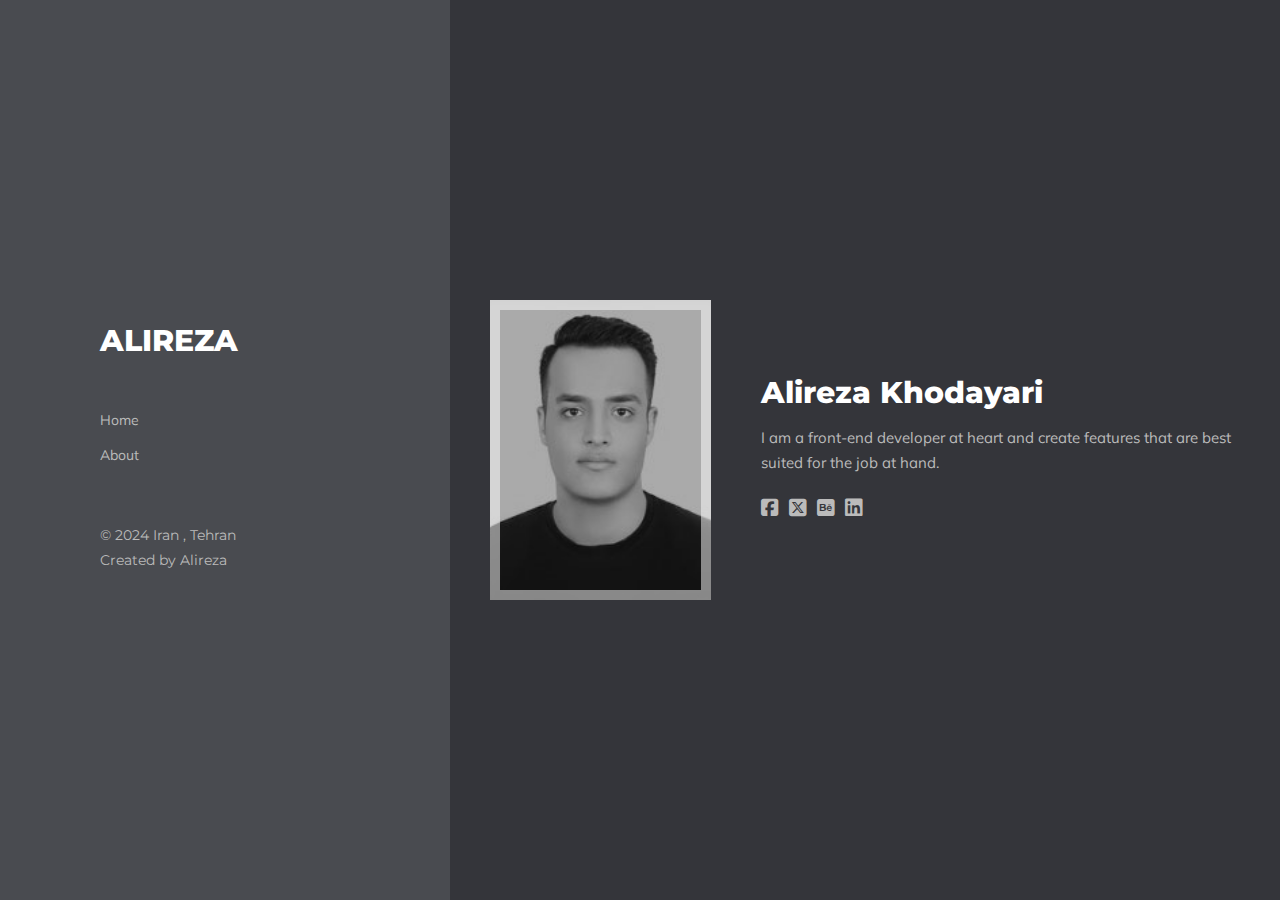
<file: index.html>
<html>
    <head>
        <title>Alireza Khodayari</title>
        <meta name="viewport" content="width=device-width , initial-scale=1.0" /> 
        <link rel="preconnect" href="https://fonts.googleapis.com">
        <link rel="preconnect" href="https://fonts.gstatic.com" crossorigin>
        <link href="https://fonts.googleapis.com/css2?family=Mulish:ital,wght@0,200..1000;1,200..1000&display=swap" rel="stylesheet">
        <link href="https://fonts.googleapis.com/css2?family=Montserrat:ital,wght@0,100..900;1,100..900&display=swap" rel="stylesheet">
        <link rel="stylesheet" href="assets/css/solid.css">
        <link rel="stylesheet" href="assets/css/regular.css">
        <link rel="stylesheet" href="assets/css/fontawesome.css">
        <link rel="stylesheet" href="assets/css/brands.css">
        <link rel="stylesheet" href="assets/css/style.css">
    </head>
    <body>
        <div class="responsive-header">
            <div class="container">
                <div class="responsive-header__holder">
                    <div class="logo">
                        <h1>ALIREZA</h1>
                    </div>
                    <div class="hamburger-menu">
                        <span></span>
                        <span></span>
                        <span></span>
                    </div>
                </div>
            </div>
        </div>
        <div class="left-sidebar">
            <div class="left-sidebar__inner">
                <div class="left-sidebar__logo">
                    <h3>ALIREZA</h3>
                </div>
                <div class="left-sidebar__main-menu">
                    <ul>
                        <li><a href="/">Home</a></li>
                        <li><a href="/about.html">About</a></li>
                        <!-- <li><a href="/service.html">Service</a></li>
                        <li><a href="/portfolio.html">Portfolio</a></li>
                        <li><a href="/news.html">News</a></li>
                        <li><a href="/contact.html">Contact</a></li> -->
                    </ul>
                </div>
                <div class="left-sidebar__copy-right">
                    <p>&copy; 2024 Iran , Tehran</p>
                    <p>Created by Alireza</p>
                </div>
            </div>
        </div>
        <div class="right-sidebar">
            <div class="right-sidebar__inner">
                <div class="container">
                    <div class="home-content">
                        <div class="avatar">
                            <div class="avatar__profile" style="background-image: url(assets/images/alireza-khodayari.jpg);"></div>
                        </div>
                        <div class="information">
                            <h1 class="information__name">Alireza Khodayari</h1>
                            <p class="information__description">I am a front-end developer at heart and create features that are best suited for the job at hand.</p>
                            <ul class="information__social-media">
                                <li><a href="#"><i class="fa-brands fa-square-facebook"></i></a></li>
                                <li><a href="#"><i class="fa-brands fa-square-x-twitter"></i></a></li>
                                <li><a href="#"><i class="fa-brands fa-square-behance"></i></a></li>
                                <li><a href="#"><i class="fa-brands fa-linkedin"></i></a></li>
                            </ul>
                        </div>
                    </div>
                </div>
            </div>
        </div>
    </body>
</html>
</file>
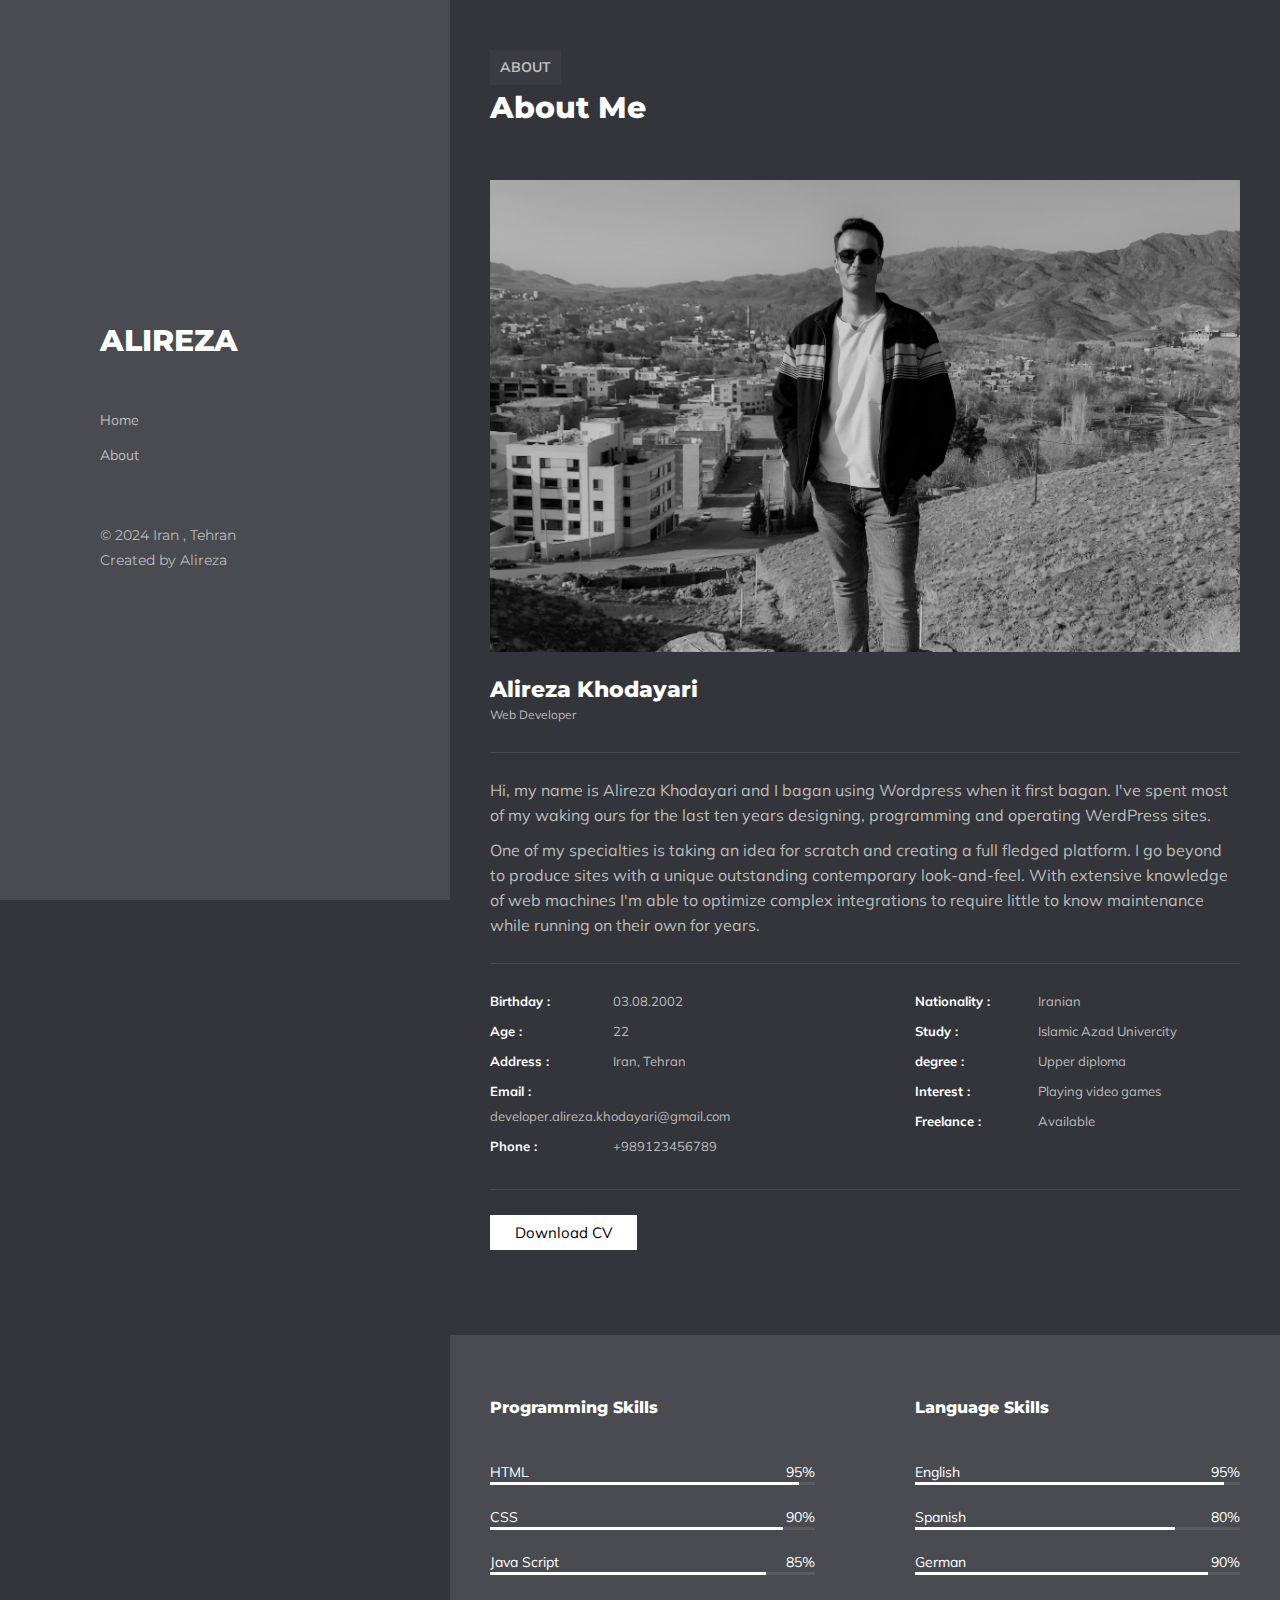
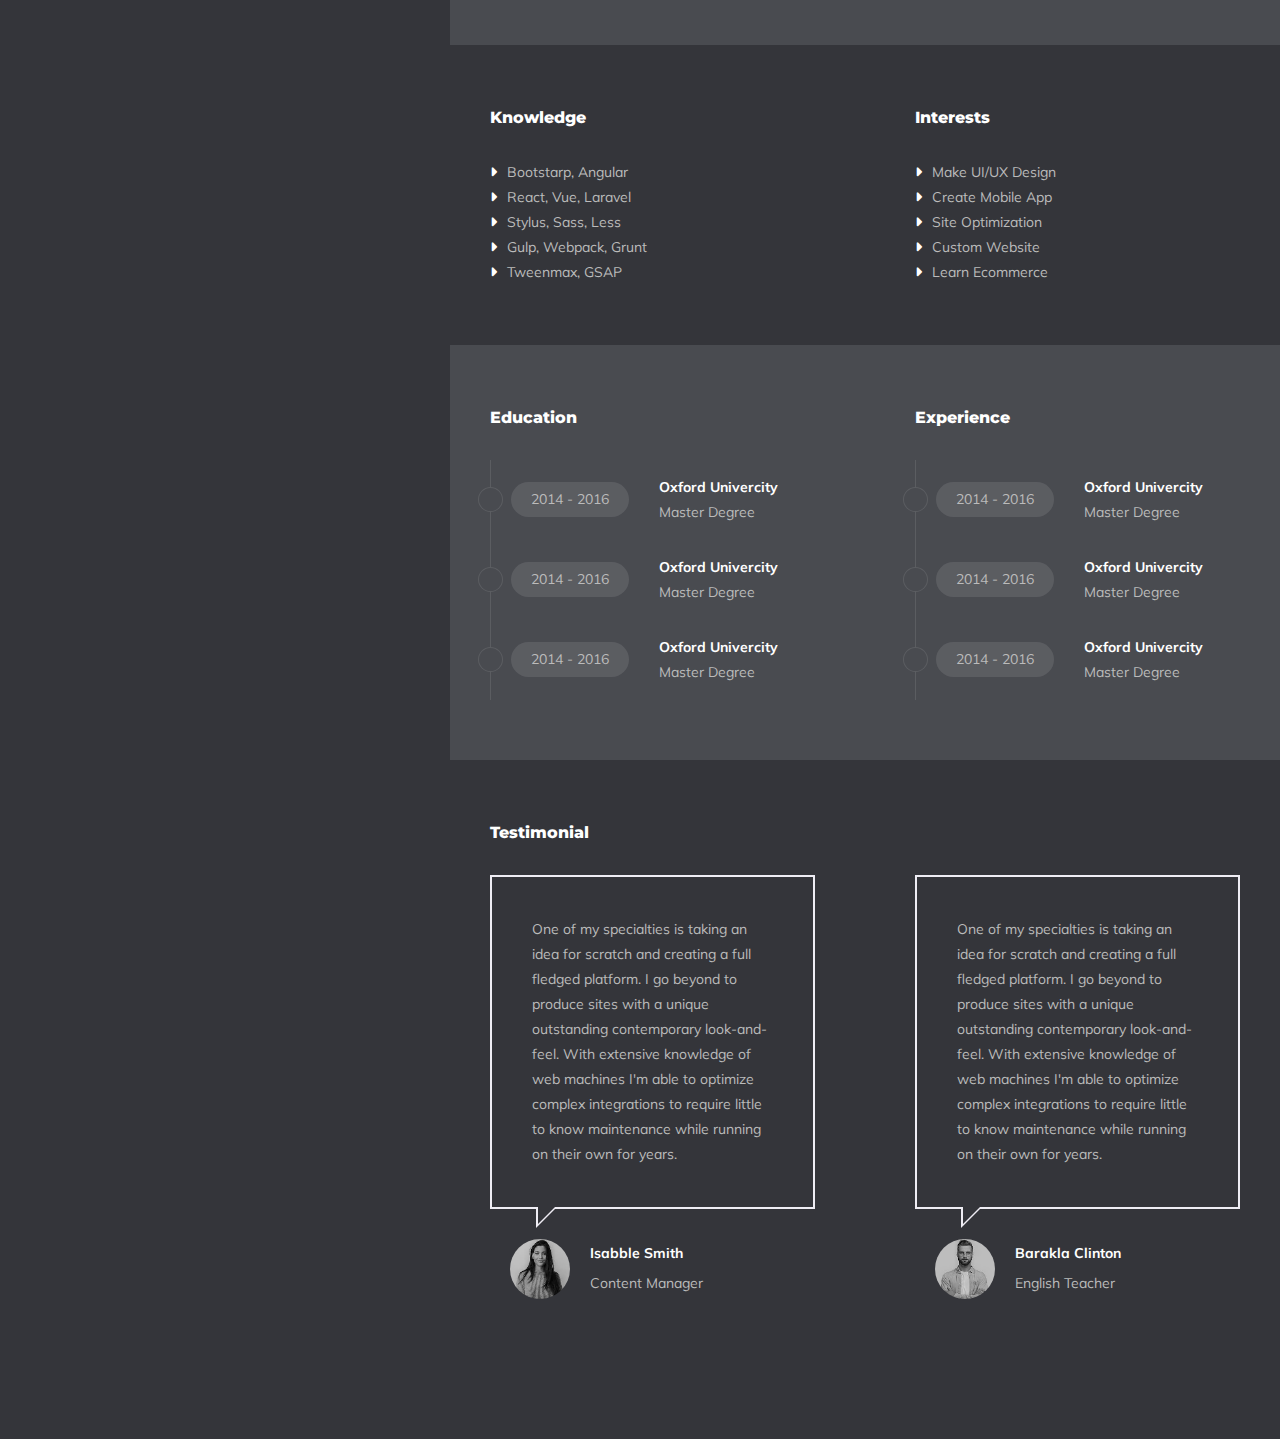
<file: about.html>
<html>
    <head>
        <title>Alireza Khodayari</title>
        <meta name="viewport" content="width=device-width , initial-scale=1.0" /> 
        <link rel="preconnect" href="https://fonts.googleapis.com">
        <link rel="preconnect" href="https://fonts.gstatic.com" crossorigin>
        <link href="https://fonts.googleapis.com/css2?family=Mulish:ital,wght@0,200..1000;1,200..1000&display=swap" rel="stylesheet">
        <link href="https://fonts.googleapis.com/css2?family=Montserrat:ital,wght@0,100..900;1,100..900&display=swap" rel="stylesheet">
        <link rel="stylesheet" href="assets/css/solid.css">
        <link rel="stylesheet" href="assets/css/regular.css">
        <link rel="stylesheet" href="assets/css/fontawesome.css">
        <link rel="stylesheet" href="assets/css/brands.css">
        <link rel="stylesheet" href="assets/css/style.css">
    </head>
    <body>
        <div class="responsive-header">
            <div class="container">
                <div class="responsive-header__holder">
                    <div class="logo">
                        <h1>ALIREZA</h1>
                    </div>
                    <div class="hamburger-menu">
                        <span></span>
                        <span></span>
                        <span></span>
                    </div>
                </div>
            </div>
        </div>
        <div class="left-sidebar">
            <div class="left-sidebar__inner">
                <div class="left-sidebar__logo">
                    <h3>ALIREZA</h3>
                </div>
                <div class="left-sidebar__main-menu">
                    <ul>
                        <li><a href="/">Home</a></li>
                        <li><a href="/about.html">About</a></li>
                        <!-- <li><a href="/service.html">Service</a></li>
                        <li><a href="/portfolio.html">Portfolio</a></li>
                        <li><a href="/news.html">News</a></li>
                        <li><a href="/contact.html">Contact</a></li> -->
                    </ul>
                </div>
                <div class="left-sidebar__copy-right">
                    <p>&copy; 2024 Iran , Tehran</p>
                    <p>Created by Alireza</p>
                </div>
            </div>
        </div>
        <div class="right-sidebar">
            <div class="right-sidebar__inner">
                <div class="page-content">
                    <div class="container">
                        <div class="breadcrumb">
                            <span>About</span>
                        </div>
                        <h2 class="page-title">About Me</h2>
                        <div class="space-section">
                            <div class="biography">
                                    <div class="main-picture">
                                        <img src="assets/images/alireza-landscape.jpg" />
                                    </div>
                                    <div class="author-information space-with-border-bottom">
                                        <h1 class="author-information__full-name">Alireza Khodayari</h1>
                                        <p class="author-information__job-career">Web Developer</p>
                                    </div>
                                    <div class="author-description space-with-border-bottom">
                                        <p>Hi, my name is Alireza Khodayari and I bagan using Wordpress when it first bagan. I've spent most of my waking ours for the last ten years designing, programming and operating WerdPress sites.</p>
                                        <p>One of my specialties is taking an idea for scratch and creating a full fledged platform. I go beyond to produce sites with a unique outstanding contemporary look-and-feel. With extensive knowledge of web machines I'm able to optimize complex integrations to require little to know maintenance while running on their own for years.</p>
                                    </div>
                                    <div class="author-details space-with-border-bottom">
                                        <div class="row">
                                            <div class="column-6">
                                                <ul>
                                                    <li>
                                                        <span>Birthday :</span>
                                                        <span>03.08.2002</span>
                                                    </li>
                                                    <li>
                                                        <span>Age :</span>
                                                        <span>22</span>
                                                    </li>
                                                    <li>
                                                        <span>Address :</span>
                                                        <span>Iran, Tehran</span>
                                                    </li>
                                                    <li>
                                                        <span>Email :</span>
                                                        <span>developer.alireza.khodayari@gmail.com</span>
                                                    </li>
                                                    <li>
                                                        <span>Phone :</span>
                                                        <span>+989123456789</span>
                                                    </li>
                                                </ul>
                                            </div>
                                            <div class="column-6">
                                                <ul>
                                                    <li>
                                                        <span>Nationality :</span>
                                                        <span>Iranian</span>
                                                    </li>
                                                    <li>
                                                        <span>Study :</span>
                                                        <span>Islamic Azad Univercity</span>
                                                    </li>
                                                    <li>
                                                        <span>degree :</span>
                                                        <span>Upper diploma</span>
                                                    </li>
                                                    <li>
                                                        <span>Interest :</span>
                                                        <span>Playing video games</span>
                                                    </li>
                                                    <li>
                                                        <span>Freelance :</span>
                                                        <span>Available</span>
                                                    </li>
                                                </ul>
                                            </div>
                                        </div>
                                    </div>
                                    <div class="download-cv space-with-border-bottom">
                                        <a class="btn" href="#" target="_blank">Download CV</a>
                                    </div>
                            </div>
                        </div>
                    </div>
                    <div class="space-section bg-gray">
                        <div class="container">
                            <div class="skills">
                                <div class="row">
                                    <div class="programming-skills column-6">
                                        <h3 class="section-title">Programming Skills</h3>
                                        <ul>
                                            <li>
                                                <div class="skills__info">
                                                    <span>HTML</span>
                                                    <span>95%</span>
                                                </div>
                                                <div class="skills__progress-bar"></div>
                                            </li>
                                            <li>
                                                <div class="skills__info">
                                                    <span>CSS</span>
                                                    <span>90%</span>
                                                </div>
                                                <div class="skills__progress-bar"></div>
                                            </li>
                                            <li>
                                                <div class="skills__info">
                                                    <span>Java Script</span>
                                                    <span>85%</span>
                                                </div>
                                                <div class="skills__progress-bar"></div>
                                            </li>
                                        </ul>
                                    </div>
                                    <div class="language-skills column-6">
                                        <h3 class="section-title">Language Skills</h3>
                                        <ul>
                                            <li>
                                                <div class="skills__info">
                                                    <span>English</span>
                                                    <span>95%</span>
                                                </div>
                                                <div class="skills__progress-bar"></div>
                                            </li>
                                            <li>
                                                <div class="skills__info">
                                                    <span>Spanish</span>
                                                    <span>80%</span>
                                                </div>
                                                <div class="skills__progress-bar"></div>
                                            </li>
                                            <li>
                                                <div class="skills__info">
                                                    <span>German</span>
                                                    <span>90%</span>
                                                </div>
                                                <div class="skills__progress-bar"></div>
                                            </li>
                                        </ul>
                                    </div>
                                </div>
                            </div>
                        </div>
                    </div>
                    <div class="space-section">
                        <div class="container">
                            <div class="abilities">
                                    <div class="row">
                                        <div class="column-6">
                                            <h3 class="section-title">Knowledge</h3>
                                            <ul>
                                                <li><i class="fa-solid fa-caret-right"></i><span>Bootstarp, Angular</span></li>
                                                <li><i class="fa-solid fa-caret-right"></i><span>React, Vue, Laravel</span></li>
                                                <li><i class="fa-solid fa-caret-right"></i><span>Stylus, Sass, Less</span></li>
                                                <li><i class="fa-solid fa-caret-right"></i><span>Gulp, Webpack, Grunt</span></li>
                                                <li><i class="fa-solid fa-caret-right"></i><span>Tweenmax, GSAP</span></li>
                                            </ul>
                                        </div>
                                        <div class="column-6">
                                            <h3 class="section-title">Interests</h3>
                                            <ul>
                                                <li><i class="fa-solid fa-caret-right"></i><span>Make UI/UX Design</span></li>
                                                <li><i class="fa-solid fa-caret-right"></i><span>Create Mobile App</span></li>
                                                <li><i class="fa-solid fa-caret-right"></i><span>Site Optimization</span></li>
                                                <li><i class="fa-solid fa-caret-right"></i><span>Custom Website</span></li>
                                                <li><i class="fa-solid fa-caret-right"></i><span>Learn Ecommerce</span></li>
                                            </ul>
                                        </div>
                                    </div>
                            </div>
                        </div>
                    </div>
                    <div class="space-section bg-gray">
                        <div class="container">
                            <div class="timeline">
                                <div class="row">
                                    <div class="column-6">
                                        <h3 class="section-title">Education</h3>
                                        <ul>
                                            <li>
                                                <div class="date">2014 - 2016</div>
                                                <div class="info">
                                                    <span class="key">Oxford Univercity</span>
                                                    <span class="value">Master Degree</span>
                                                </div>
                                            </li>
                                            <li>
                                                <div class="date">2014 - 2016</div>
                                                <div class="info">
                                                    <span class="key">Oxford Univercity</span>
                                                    <span class="value">Master Degree</span>
                                                </div>
                                            </li>
                                            <li>
                                                <div class="date">2014 - 2016</div>
                                                <div class="info">
                                                    <span class="key">Oxford Univercity</span>
                                                    <span class="value">Master Degree</span>
                                                </div>
                                            </li>
                                        </ul>
                                    </div>
                                    <div class="column-6">
                                        <h3 class="section-title">Experience</h3> 
                                        <ul>
                                            <li>
                                                <div class="date">2014 - 2016</div>
                                                <div class="info">
                                                    <span class="key">Oxford Univercity</span>
                                                    <span class="value">Master Degree</span>
                                                </div>
                                            </li>
                                            <li>
                                                <div class="date">2014 - 2016</div>
                                                <div class="info">
                                                    <span class="key">Oxford Univercity</span>
                                                    <span class="value">Master Degree</span>
                                                </div>
                                            </li>
                                            <li>
                                                <div class="date">2014 - 2016</div>
                                                <div class="info">
                                                    <span class="key">Oxford Univercity</span>
                                                    <span class="value">Master Degree</span>
                                                </div>
                                            </li>
                                        </ul>
                                    </div>
                                </div>
                            </div>
                        </div>
                    </div>
                    <div class="space-section">
                        <div class="testimonial">
                            <div class="container">
                                <h3 class="section-title">Testimonial</h3>
                                <div class="row">
                                    <div class="column-6">
                                        <div class="testimonials__item">
                                            <div class="testimonials__item--speech">
                                                <p>One of my specialties is taking an idea for scratch and creating a full fledged platform. I go beyond to produce sites with a unique outstanding contemporary look-and-feel. With extensive knowledge of web machines I'm able to optimize complex integrations to require little to know maintenance while running on their own for years.</p>
                                            </div>
                                            <div class="testimonials__item--writer">
                                                <div class="writer__profile">
                                                    <img src="assets/images/woman.jfif" />
                                                </div>
                                                <div class="writer__info">
                                                    <span>Isabble Smith</span>
                                                    <span>Content Manager</span>
                                                </div>
                                            </div>
                                        </div>
                                    </div>
                                    <div class="column-6">
                                        <div class="testimonials__item">
                                            <div class="testimonials__item--speech">
                                                <p>One of my specialties is taking an idea for scratch and creating a full fledged platform. I go beyond to produce sites with a unique outstanding contemporary look-and-feel. With extensive knowledge of web machines I'm able to optimize complex integrations to require little to know maintenance while running on their own for years.</p>
                                            </div>
                                            <div class="testimonials__item--writer">
                                                <div class="writer__profile">
                                                    <img src="assets/images/man.jfif" />
                                                </div>
                                                <div class="writer__info">
                                                    <span>Barakla Clinton</span>
                                                    <span>English Teacher</span>
                                                </div>
                                            </div>
                                        </div>
                                    </div>
                                </div>
                            </div>
                        </div>
                    </div>
                </div>
            </div>
        </div>
    </body>
</html>
</file>
<file: assets/css/style.css>
@keyframes morph {
    0% {
        border-radius: 60% 40% 30% 70% / 60% 30% 70% 40%;
    }
    50% {
        border-radius: 30% 60% 70% 40% / 50% 60% 30% 60%;
    }
    100% {
        border-radius: 60% 40% 30% 70% / 60% 30% 70% 40%;
    }
}
* , *::after , *::before {
    box-sizing: border-box;
}
* {
    margin: 0;
    padding: 0;
}
h1,h2,h3,h4,h5,h6 {
    font-family: Montserrat , Arial, Helvetica, sans-serif;
    font-weight: 800;
}
html {
    font-size: 10px;
}
body{
    background-color: #34353a;
    color: #bbb;
    font-family: Mulish , Arial, Helvetica, sans-serif;
    font-size: 1.4rem;
    line-height: 2.5rem;
}
a {
    text-decoration: none;
    color: #bbb;
    transition: all 0.3s;
}
a:hover {
    color: #fff;
}
ul , li {
    list-style: none;
}
.container {
    width: 100%;
    padding: 0 40px;
}
.row {
    display: flex;
    gap: 100px;
}
.column-1 {
    width: 8.33%;
}
.column-2 {
    width: 16.66;
}
.column-3 {
    width: 25%;
}
.column-4 {
    width: 33.33%;
}
.column-6 {
    width: 50%;
}
.space-with-border-bottom {
    padding: 25px 0;
    border-bottom: 1px solid #dfdfdf1f;
}
.btn {
    background-color: #fff;
    color: #000;
    display: inline-block;
    padding: 5px 25px;
}
.space-section {
    padding: 6rem 0;
}
.section-title {
    color: #fff;
    padding-bottom: 30px;
}
.bg-gray {
    background-color: #494b50;
}
.responsive-header {
    display: none;
    background-color: #494b50;
    padding: 20px 0;
}
.responsive-header .responsive-header__holder {
    display: flex;
    justify-content: space-between;
    align-items: center;
}
.responsive-header .hamburger-menu {
    width: 30px;
    height: 25px;
    position: relative;
    cursor: pointer;
}
.responsive-header .hamburger-menu span {
    position: absolute;
    left: 0;
    width: 100%;
    height: 2px;
    background-color: #fff;
}
.responsive-header .hamburger-menu span:nth-child(1) {
    top: 0px;
}
.responsive-header .hamburger-menu span:nth-child(2) {
    top: 8px;
}
.responsive-header .hamburger-menu span:nth-child(3) {
    top: 16px;
}
.left-sidebar {
    background-color: #494b50;
    position: fixed;
    top: 0;
    left: 0;
    z-index: 1;
    width: 450px;
    height: 100%;
    display: flex;
    align-items: center;
}
.left-sidebar__inner {
    padding: 0 100px;
    display: flex;
    flex-direction: column;
    gap: 50px;
}
.left-sidebar .left-sidebar__logo h3 {
    font-size: 3rem;
    color: #fff;
}
.left-sidebar .left-sidebar__main-menu ul li a {
    display: inline-block;
    padding: 5px 0;
    font-size: 1.4rem;
}
.left-sidebar .left-sidebar__copy-right {
    font-size: 1.4rem;
    font-family: Montserrat , Arial, Helvetica, sans-serif;
    line-height: 25px;
}
.right-sidebar {
    padding-left: 450px;
    min-height: 100vh;
    display: flex;
    align-items: center;
    flex-wrap: wrap;
}
.right-sidebar .right-sidebar__inner {
    padding: 50px 0;
}
.home-content {
    display: flex;
    gap: 50px;
    align-items: center;
}
.home-content .avatar{
    width: 300px;
    height: 300px;
}
.home-content .avatar .avatar__profile {
    width: 100%;
    height: 100%;
    background-size: cover;
    background-repeat: no-repeat;
    background-position: top center;
    box-shadow: inset 0 0 0 10px rgba(255, 255, 255, 0.5);
    animation-name: morph;
    animation-duration: 8s;
    animation-iteration-count: infinite;
}
.home-content .information {
        display: flex;
        flex-direction: column;
        gap: 20px;
}
.home-content .information .information__name  {
    font-size: 5.5rem;
    color: #fff;
}
.home-content .information .information__description {
    font-size: 1.5rem;
}
.home-content .information .information__social-media {
    display: flex;
    gap: 10px;
    font-size: 2rem;
}
.page-content .breadcrumb span{
    display: inline-block;
    padding: 5px 10px;
    background-color: rgba(255, 255, 255, .04);
    text-transform: uppercase;
    font-weight: bold;
    margin-bottom: 10px;
}
.page-content .page-title {
    font-size: 3rem;
    color: #fff;
}
.page-content .biography .main-picture img {
    width: 100%;
    height: auto;
}
.page-content .biography .author-information {
    line-height: 25px;
}
.page-content .biography .author-information .author-information__full-name {
    color: #fff;
    font-size: 2.2rem;
}
.page-content .biography .author-information .author-information__job-career {
    font-size: 1.2rem;
}
.page-content .biography .author-description {
    font-size: 1.6rem;
}
.page-content .biography .author-description p:nth-child(1) {
    margin-bottom: 10px;
}
.page-content .biography .author-details {
    font-size: 1.3rem;
}
.page-content .biography .author-details ul li {
    margin-bottom: 5px;
}
.page-content .biography .author-details ul li span:nth-child(1) {
    font-weight: bold;
    color: #fff;
    min-width: 120px;
    display: inline-block;
}
.page-content .biography .author-details .column {
    width: 50%;
    padding-right: 25px;  /*cuz in the smaller sizes the columns don't stick together.*/
}
.page-content .biography .download-cv {
    font-size: 1.5rem;
    border-bottom: none;
}
.page-content .skills ul li {
    padding: 10px 0;
}
.page-content .skills .skills__info {
    display: flex;
    justify-content: space-between;
    color: #fff;
}
.page-content .skills .skills__progress-bar {
    position: relative;
}
.page-content .skills .skills__progress-bar::before {
    content: "";
    position: absolute;
    bottom: 0;
    left: 0;
    height: 3px;
    width: 100%;
    background-color: rgba(255, 255, 255, 0.09);
}
.page-content .skills .skills__progress-bar::after {
    content: "";
    position: absolute;
    bottom: 0;
    left: 0;
    height: 3px;
    background-color: #fff;
}
.page-content .skills .programming-skills ul li:nth-child(1) .skills__progress-bar::after {
    width: 95%;
}
.page-content .skills .programming-skills ul li:nth-child(2) .skills__progress-bar::after {
    width: 90%;
}
.page-content .skills .programming-skills ul li:nth-child(3) .skills__progress-bar::after {
    width: 85%;
}
.page-content .skills .language-skills ul li:nth-child(1) .skills__progress-bar::after {
    width: 95%;
}
.page-content .skills .language-skills ul li:nth-child(2) .skills__progress-bar::after {
    width: 80%;
}
.page-content .skills .language-skills ul li:nth-child(3) .skills__progress-bar::after {
    width: 90%;
}
.page-content .abilities ul li {
    display: flex;
    align-items: center;
    gap: 10px;
}
.page-content .abilities ul li i {
    color: #fff;
}
.page-content .timeline ul {
    border-left: 1px solid rgba(255, 255, 255, 0.1);
    padding-left: 20px;
}
.page-content .timeline ul li {
    display: flex;
    justify-content: start;
    align-items: center;
    gap: 30px;
    padding: 15px 0;
    position: relative;
}
.page-content .timeline ul li::after {
    content: "";
    position: absolute;
    /* top: 28px; */  /*cuz we want to align after with ul*/
    left: -33px;
    width: 25px;
    height: 25px;
    border: 1px solid rgba(255, 255, 255, 0.1); 
    border-radius: 50%;
    background-color: #494b50;
}
.page-content .timeline ul li .date {
    background-color: rgba(255, 255, 255, 0.1);
    padding: 5px 20px;
    border-radius: 20px;
}
.page-content .timeline ul li .info span {
    display: block;
}
.page-content .timeline ul li .info span:nth-child(1) {
    color: #fff;
    font-weight: bold;
}
.page-content .testimonial .testimonials__item--speech {
    border: 2px solid #efedf4;
    padding: 40px;
    position: relative;
    min-height: 200px;
}
.page-content .testimonial .testimonials__item--speech::before {
    content: "";
    position: absolute;
    bottom: -21px;
    left: 44px;
    width: 0;
    height: 0;
    border: solid transparent;
    border-width: 20px 20px 0 0;
    border-top-color: #efedf4;
}
.page-content .testimonial .testimonials__item--speech::after {
    content: "";
    position: absolute;
    bottom: -21px;
    left: 44px;
    width: 0;
    height: 0;
    border: solid transparent;
    border-width: 20px 20px 0 0;
    border-top-color: #34353a;
    margin-bottom: 4px;
    margin-left: 2px;
}
.page-content .testimonial .testimonials__item .testimonials__item--writer {
    display: flex;
    align-items: center;
    gap: 20px;
    margin: 30px 20px;
}
.page-content .testimonial .testimonials__item .testimonials__item--writer .writer__profile {
    width: 60px;
    height: 60px;
}
.page-content .testimonial .testimonials__item .testimonials__item--writer .writer__profile img {
    width: 100%;
    height: 100%;
    object-fit: cover;
    border-radius: 50%;
}
.page-content .testimonial .testimonials__item .testimonials__item--writer .writer__info span {
    display: block;
}
.page-content .testimonial .testimonials__item .testimonials__item--writer .writer__info span:nth-child(1) {
    font-weight: bold;
    color: #fff;
    margin-bottom: 5px;
}
@media only screen and (max-width:1300px) {
    .home-content .information .information__name {
        font-size: 3rem;
    }
}
@media only screen and (max-width:1200px) {
    .left-sidebar {
        width: 300px;
    }
    .right-sidebar {
        padding-left: 300px;
    }
}
@media only screen and (max-width:950px) {
    .left-sidebar {
        display: none;
    }
    .right-sidebar {
        padding-left: 0;
    }
    .responsive-header {
        display: block;
    }
}
@media only screen and (max-width:750px) {
    .row {
        flex-wrap: wrap;
        gap: 25px;
    }
    .column-6 {
        width: 100%;
    }
    .page-content .testimonial .testimonials__item--speech {
        min-height: auto;
    }
}
@media only screen and (max-width:650px) {
    .home-content {
        flex-wrap: wrap;
        justify-content: center;
    }
    .home-content .information {
        align-items: center;
    }
}
</file>
<file: assets/css/solid.css>
/*!
 * Font Awesome Free 6.6.0 by @fontawesome - https://fontawesome.com
 * License - https://fontawesome.com/license/free (Icons: CC BY 4.0, Fonts: SIL OFL 1.1, Code: MIT License)
 * Copyright 2024 Fonticons, Inc.
 */
:root, :host {
  --fa-style-family-classic: 'Font Awesome 6 Free';
  --fa-font-solid: normal 900 1em/1 'Font Awesome 6 Free'; }

@font-face {
  font-family: 'Font Awesome 6 Free';
  font-style: normal;
  font-weight: 900;
  font-display: block;
  src: url("../fonts/fontawesome/fa-solid-900.woff2") format("woff2"), url("../fonts/fontawesome/fa-solid-900.ttf") format("truetype"); }

.fas,
.fa-solid {
  font-weight: 900; }
</file>
<file: assets/css/regular.css>
/*!
 * Font Awesome Free 6.6.0 by @fontawesome - https://fontawesome.com
 * License - https://fontawesome.com/license/free (Icons: CC BY 4.0, Fonts: SIL OFL 1.1, Code: MIT License)
 * Copyright 2024 Fonticons, Inc.
 */
:root, :host {
  --fa-style-family-classic: 'Font Awesome 6 Free';
  --fa-font-regular: normal 400 1em/1 'Font Awesome 6 Free'; }

@font-face {
  font-family: 'Font Awesome 6 Free';
  font-style: normal;
  font-weight: 400;
  font-display: block;
  src: url("../fonts/fontawesome/fa-regular-400.woff2") format("woff2"), url("../fonts/fontawesome/fa-regular-400.ttf") format("truetype"); }

.far,
.fa-regular {
  font-weight: 400; }
</file>
<file: assets/css/brands.css>
/*!
 * Font Awesome Free 6.6.0 by @fontawesome - https://fontawesome.com
 * License - https://fontawesome.com/license/free (Icons: CC BY 4.0, Fonts: SIL OFL 1.1, Code: MIT License)
 * Copyright 2024 Fonticons, Inc.
 */
:root, :host {
  --fa-style-family-brands: 'Font Awesome 6 Brands';
  --fa-font-brands: normal 400 1em/1 'Font Awesome 6 Brands'; }

@font-face {
  font-family: 'Font Awesome 6 Brands';
  font-style: normal;
  font-weight: 400;
  font-display: block;
  src: url("../fonts/fontawesome/fa-brands-400.woff2") format("woff2"), url("../fonts/fontawesome/fa-brands-400.ttf") format("truetype"); }

.fab,
.fa-brands {
  font-weight: 400; }

.fa-monero:before {
  content: "\f3d0"; }

.fa-hooli:before {
  content: "\f427"; }

.fa-yelp:before {
  content: "\f1e9"; }

.fa-cc-visa:before {
  content: "\f1f0"; }

.fa-lastfm:before {
  content: "\f202"; }

.fa-shopware:before {
  content: "\f5b5"; }

.fa-creative-commons-nc:before {
  content: "\f4e8"; }

.fa-aws:before {
  content: "\f375"; }

.fa-redhat:before {
  content: "\f7bc"; }

.fa-yoast:before {
  content: "\f2b1"; }

.fa-cloudflare:before {
  content: "\e07d"; }

.fa-ups:before {
  content: "\f7e0"; }

.fa-pixiv:before {
  content: "\e640"; }

.fa-wpexplorer:before {
  content: "\f2de"; }

.fa-dyalog:before {
  content: "\f399"; }

.fa-bity:before {
  content: "\f37a"; }

.fa-stackpath:before {
  content: "\f842"; }

.fa-buysellads:before {
  content: "\f20d"; }

.fa-first-order:before {
  content: "\f2b0"; }

.fa-modx:before {
  content: "\f285"; }

.fa-guilded:before {
  content: "\e07e"; }

.fa-vnv:before {
  content: "\f40b"; }

.fa-square-js:before {
  content: "\f3b9"; }

.fa-js-square:before {
  content: "\f3b9"; }

.fa-microsoft:before {
  content: "\f3ca"; }

.fa-qq:before {
  content: "\f1d6"; }

.fa-orcid:before {
  content: "\f8d2"; }

.fa-java:before {
  content: "\f4e4"; }

.fa-invision:before {
  content: "\f7b0"; }

.fa-creative-commons-pd-alt:before {
  content: "\f4ed"; }

.fa-centercode:before {
  content: "\f380"; }

.fa-glide-g:before {
  content: "\f2a6"; }

.fa-drupal:before {
  content: "\f1a9"; }

.fa-jxl:before {
  content: "\e67b"; }

.fa-dart-lang:before {
  content: "\e693"; }

.fa-hire-a-helper:before {
  content: "\f3b0"; }

.fa-creative-commons-by:before {
  content: "\f4e7"; }

.fa-unity:before {
  content: "\e049"; }

.fa-whmcs:before {
  content: "\f40d"; }

.fa-rocketchat:before {
  content: "\f3e8"; }

.fa-vk:before {
  content: "\f189"; }

.fa-untappd:before {
  content: "\f405"; }

.fa-mailchimp:before {
  content: "\f59e"; }

.fa-css3-alt:before {
  content: "\f38b"; }

.fa-square-reddit:before {
  content: "\f1a2"; }

.fa-reddit-square:before {
  content: "\f1a2"; }

.fa-vimeo-v:before {
  content: "\f27d"; }

.fa-contao:before {
  content: "\f26d"; }

.fa-square-font-awesome:before {
  content: "\e5ad"; }

.fa-deskpro:before {
  content: "\f38f"; }

.fa-brave:before {
  content: "\e63c"; }

.fa-sistrix:before {
  content: "\f3ee"; }

.fa-square-instagram:before {
  content: "\e055"; }

.fa-instagram-square:before {
  content: "\e055"; }

.fa-battle-net:before {
  content: "\f835"; }

.fa-the-red-yeti:before {
  content: "\f69d"; }

.fa-square-hacker-news:before {
  content: "\f3af"; }

.fa-hacker-news-square:before {
  content: "\f3af"; }

.fa-edge:before {
  content: "\f282"; }

.fa-threads:before {
  content: "\e618"; }

.fa-napster:before {
  content: "\f3d2"; }

.fa-square-snapchat:before {
  content: "\f2ad"; }

.fa-snapchat-square:before {
  content: "\f2ad"; }

.fa-google-plus-g:before {
  content: "\f0d5"; }

.fa-artstation:before {
  content: "\f77a"; }

.fa-markdown:before {
  content: "\f60f"; }

.fa-sourcetree:before {
  content: "\f7d3"; }

.fa-google-plus:before {
  content: "\f2b3"; }

.fa-diaspora:before {
  content: "\f791"; }

.fa-foursquare:before {
  content: "\f180"; }

.fa-stack-overflow:before {
  content: "\f16c"; }

.fa-github-alt:before {
  content: "\f113"; }

.fa-phoenix-squadron:before {
  content: "\f511"; }

.fa-pagelines:before {
  content: "\f18c"; }

.fa-algolia:before {
  content: "\f36c"; }

.fa-red-river:before {
  content: "\f3e3"; }

.fa-creative-commons-sa:before {
  content: "\f4ef"; }

.fa-safari:before {
  content: "\f267"; }

.fa-google:before {
  content: "\f1a0"; }

.fa-square-font-awesome-stroke:before {
  content: "\f35c"; }

.fa-font-awesome-alt:before {
  content: "\f35c"; }

.fa-atlassian:before {
  content: "\f77b"; }

.fa-linkedin-in:before {
  content: "\f0e1"; }

.fa-digital-ocean:before {
  content: "\f391"; }

.fa-nimblr:before {
  content: "\f5a8"; }

.fa-chromecast:before {
  content: "\f838"; }

.fa-evernote:before {
  content: "\f839"; }

.fa-hacker-news:before {
  content: "\f1d4"; }

.fa-creative-commons-sampling:before {
  content: "\f4f0"; }

.fa-adversal:before {
  content: "\f36a"; }

.fa-creative-commons:before {
  content: "\f25e"; }

.fa-watchman-monitoring:before {
  content: "\e087"; }

.fa-fonticons:before {
  content: "\f280"; }

.fa-weixin:before {
  content: "\f1d7"; }

.fa-shirtsinbulk:before {
  content: "\f214"; }

.fa-codepen:before {
  content: "\f1cb"; }

.fa-git-alt:before {
  content: "\f841"; }

.fa-lyft:before {
  content: "\f3c3"; }

.fa-rev:before {
  content: "\f5b2"; }

.fa-windows:before {
  content: "\f17a"; }

.fa-wizards-of-the-coast:before {
  content: "\f730"; }

.fa-square-viadeo:before {
  content: "\f2aa"; }

.fa-viadeo-square:before {
  content: "\f2aa"; }

.fa-meetup:before {
  content: "\f2e0"; }

.fa-centos:before {
  content: "\f789"; }

.fa-adn:before {
  content: "\f170"; }

.fa-cloudsmith:before {
  content: "\f384"; }

.fa-opensuse:before {
  content: "\e62b"; }

.fa-pied-piper-alt:before {
  content: "\f1a8"; }

.fa-square-dribbble:before {
  content: "\f397"; }

.fa-dribbble-square:before {
  content: "\f397"; }

.fa-codiepie:before {
  content: "\f284"; }

.fa-node:before {
  content: "\f419"; }

.fa-mix:before {
  content: "\f3cb"; }

.fa-steam:before {
  content: "\f1b6"; }

.fa-cc-apple-pay:before {
  content: "\f416"; }

.fa-scribd:before {
  content: "\f28a"; }

.fa-debian:before {
  content: "\e60b"; }

.fa-openid:before {
  content: "\f19b"; }

.fa-instalod:before {
  content: "\e081"; }

.fa-expeditedssl:before {
  content: "\f23e"; }

.fa-sellcast:before {
  content: "\f2da"; }

.fa-square-twitter:before {
  content: "\f081"; }

.fa-twitter-square:before {
  content: "\f081"; }

.fa-r-project:before {
  content: "\f4f7"; }

.fa-delicious:before {
  content: "\f1a5"; }

.fa-freebsd:before {
  content: "\f3a4"; }

.fa-vuejs:before {
  content: "\f41f"; }

.fa-accusoft:before {
  content: "\f369"; }

.fa-ioxhost:before {
  content: "\f208"; }

.fa-fonticons-fi:before {
  content: "\f3a2"; }

.fa-app-store:before {
  content: "\f36f"; }

.fa-cc-mastercard:before {
  content: "\f1f1"; }

.fa-itunes-note:before {
  content: "\f3b5"; }

.fa-golang:before {
  content: "\e40f"; }

.fa-kickstarter:before {
  content: "\f3bb"; }

.fa-square-kickstarter:before {
  content: "\f3bb"; }

.fa-grav:before {
  content: "\f2d6"; }

.fa-weibo:before {
  content: "\f18a"; }

.fa-uncharted:before {
  content: "\e084"; }

.fa-firstdraft:before {
  content: "\f3a1"; }

.fa-square-youtube:before {
  content: "\f431"; }

.fa-youtube-square:before {
  content: "\f431"; }

.fa-wikipedia-w:before {
  content: "\f266"; }

.fa-wpressr:before {
  content: "\f3e4"; }

.fa-rendact:before {
  content: "\f3e4"; }

.fa-angellist:before {
  content: "\f209"; }

.fa-galactic-republic:before {
  content: "\f50c"; }

.fa-nfc-directional:before {
  content: "\e530"; }

.fa-skype:before {
  content: "\f17e"; }

.fa-joget:before {
  content: "\f3b7"; }

.fa-fedora:before {
  content: "\f798"; }

.fa-stripe-s:before {
  content: "\f42a"; }

.fa-meta:before {
  content: "\e49b"; }

.fa-laravel:before {
  content: "\f3bd"; }

.fa-hotjar:before {
  content: "\f3b1"; }

.fa-bluetooth-b:before {
  content: "\f294"; }

.fa-square-letterboxd:before {
  content: "\e62e"; }

.fa-sticker-mule:before {
  content: "\f3f7"; }

.fa-creative-commons-zero:before {
  content: "\f4f3"; }

.fa-hips:before {
  content: "\f452"; }

.fa-behance:before {
  content: "\f1b4"; }

.fa-reddit:before {
  content: "\f1a1"; }

.fa-discord:before {
  content: "\f392"; }

.fa-chrome:before {
  content: "\f268"; }

.fa-app-store-ios:before {
  content: "\f370"; }

.fa-cc-discover:before {
  content: "\f1f2"; }

.fa-wpbeginner:before {
  content: "\f297"; }

.fa-confluence:before {
  content: "\f78d"; }

.fa-shoelace:before {
  content: "\e60c"; }

.fa-mdb:before {
  content: "\f8ca"; }

.fa-dochub:before {
  content: "\f394"; }

.fa-accessible-icon:before {
  content: "\f368"; }

.fa-ebay:before {
  content: "\f4f4"; }

.fa-amazon:before {
  content: "\f270"; }

.fa-unsplash:before {
  content: "\e07c"; }

.fa-yarn:before {
  content: "\f7e3"; }

.fa-square-steam:before {
  content: "\f1b7"; }

.fa-steam-square:before {
  content: "\f1b7"; }

.fa-500px:before {
  content: "\f26e"; }

.fa-square-vimeo:before {
  content: "\f194"; }

.fa-vimeo-square:before {
  content: "\f194"; }

.fa-asymmetrik:before {
  content: "\f372"; }

.fa-font-awesome:before {
  content: "\f2b4"; }

.fa-font-awesome-flag:before {
  content: "\f2b4"; }

.fa-font-awesome-logo-full:before {
  content: "\f2b4"; }

.fa-gratipay:before {
  content: "\f184"; }

.fa-apple:before {
  content: "\f179"; }

.fa-hive:before {
  content: "\e07f"; }

.fa-gitkraken:before {
  content: "\f3a6"; }

.fa-keybase:before {
  content: "\f4f5"; }

.fa-apple-pay:before {
  content: "\f415"; }

.fa-padlet:before {
  content: "\e4a0"; }

.fa-amazon-pay:before {
  content: "\f42c"; }

.fa-square-github:before {
  content: "\f092"; }

.fa-github-square:before {
  content: "\f092"; }

.fa-stumbleupon:before {
  content: "\f1a4"; }

.fa-fedex:before {
  content: "\f797"; }

.fa-phoenix-framework:before {
  content: "\f3dc"; }

.fa-shopify:before {
  content: "\e057"; }

.fa-neos:before {
  content: "\f612"; }

.fa-square-threads:before {
  content: "\e619"; }

.fa-hackerrank:before {
  content: "\f5f7"; }

.fa-researchgate:before {
  content: "\f4f8"; }

.fa-swift:before {
  content: "\f8e1"; }

.fa-angular:before {
  content: "\f420"; }

.fa-speakap:before {
  content: "\f3f3"; }

.fa-angrycreative:before {
  content: "\f36e"; }

.fa-y-combinator:before {
  content: "\f23b"; }

.fa-empire:before {
  content: "\f1d1"; }

.fa-envira:before {
  content: "\f299"; }

.fa-google-scholar:before {
  content: "\e63b"; }

.fa-square-gitlab:before {
  content: "\e5ae"; }

.fa-gitlab-square:before {
  content: "\e5ae"; }

.fa-studiovinari:before {
  content: "\f3f8"; }

.fa-pied-piper:before {
  content: "\f2ae"; }

.fa-wordpress:before {
  content: "\f19a"; }

.fa-product-hunt:before {
  content: "\f288"; }

.fa-firefox:before {
  content: "\f269"; }

.fa-linode:before {
  content: "\f2b8"; }

.fa-goodreads:before {
  content: "\f3a8"; }

.fa-square-odnoklassniki:before {
  content: "\f264"; }

.fa-odnoklassniki-square:before {
  content: "\f264"; }

.fa-jsfiddle:before {
  content: "\f1cc"; }

.fa-sith:before {
  content: "\f512"; }

.fa-themeisle:before {
  content: "\f2b2"; }

.fa-page4:before {
  content: "\f3d7"; }

.fa-hashnode:before {
  content: "\e499"; }

.fa-react:before {
  content: "\f41b"; }

.fa-cc-paypal:before {
  content: "\f1f4"; }

.fa-squarespace:before {
  content: "\f5be"; }

.fa-cc-stripe:before {
  content: "\f1f5"; }

.fa-creative-commons-share:before {
  content: "\f4f2"; }

.fa-bitcoin:before {
  content: "\f379"; }

.fa-keycdn:before {
  content: "\f3ba"; }

.fa-opera:before {
  content: "\f26a"; }

.fa-itch-io:before {
  content: "\f83a"; }

.fa-umbraco:before {
  content: "\f8e8"; }

.fa-galactic-senate:before {
  content: "\f50d"; }

.fa-ubuntu:before {
  content: "\f7df"; }

.fa-draft2digital:before {
  content: "\f396"; }

.fa-stripe:before {
  content: "\f429"; }

.fa-houzz:before {
  content: "\f27c"; }

.fa-gg:before {
  content: "\f260"; }

.fa-dhl:before {
  content: "\f790"; }

.fa-square-pinterest:before {
  content: "\f0d3"; }

.fa-pinterest-square:before {
  content: "\f0d3"; }

.fa-xing:before {
  content: "\f168"; }

.fa-blackberry:before {
  content: "\f37b"; }

.fa-creative-commons-pd:before {
  content: "\f4ec"; }

.fa-playstation:before {
  content: "\f3df"; }

.fa-quinscape:before {
  content: "\f459"; }

.fa-less:before {
  content: "\f41d"; }

.fa-blogger-b:before {
  content: "\f37d"; }

.fa-opencart:before {
  content: "\f23d"; }

.fa-vine:before {
  content: "\f1ca"; }

.fa-signal-messenger:before {
  content: "\e663"; }

.fa-paypal:before {
  content: "\f1ed"; }

.fa-gitlab:before {
  content: "\f296"; }

.fa-typo3:before {
  content: "\f42b"; }

.fa-reddit-alien:before {
  content: "\f281"; }

.fa-yahoo:before {
  content: "\f19e"; }

.fa-dailymotion:before {
  content: "\e052"; }

.fa-affiliatetheme:before {
  content: "\f36b"; }

.fa-pied-piper-pp:before {
  content: "\f1a7"; }

.fa-bootstrap:before {
  content: "\f836"; }

.fa-odnoklassniki:before {
  content: "\f263"; }

.fa-nfc-symbol:before {
  content: "\e531"; }

.fa-mintbit:before {
  content: "\e62f"; }

.fa-ethereum:before {
  content: "\f42e"; }

.fa-speaker-deck:before {
  content: "\f83c"; }

.fa-creative-commons-nc-eu:before {
  content: "\f4e9"; }

.fa-patreon:before {
  content: "\f3d9"; }

.fa-avianex:before {
  content: "\f374"; }

.fa-ello:before {
  content: "\f5f1"; }

.fa-gofore:before {
  content: "\f3a7"; }

.fa-bimobject:before {
  content: "\f378"; }

.fa-brave-reverse:before {
  content: "\e63d"; }

.fa-facebook-f:before {
  content: "\f39e"; }

.fa-square-google-plus:before {
  content: "\f0d4"; }

.fa-google-plus-square:before {
  content: "\f0d4"; }

.fa-web-awesome:before {
  content: "\e682"; }

.fa-mandalorian:before {
  content: "\f50f"; }

.fa-first-order-alt:before {
  content: "\f50a"; }

.fa-osi:before {
  content: "\f41a"; }

.fa-google-wallet:before {
  content: "\f1ee"; }

.fa-d-and-d-beyond:before {
  content: "\f6ca"; }

.fa-periscope:before {
  content: "\f3da"; }

.fa-fulcrum:before {
  content: "\f50b"; }

.fa-cloudscale:before {
  content: "\f383"; }

.fa-forumbee:before {
  content: "\f211"; }

.fa-mizuni:before {
  content: "\f3cc"; }

.fa-schlix:before {
  content: "\f3ea"; }

.fa-square-xing:before {
  content: "\f169"; }

.fa-xing-square:before {
  content: "\f169"; }

.fa-bandcamp:before {
  content: "\f2d5"; }

.fa-wpforms:before {
  content: "\f298"; }

.fa-cloudversify:before {
  content: "\f385"; }

.fa-usps:before {
  content: "\f7e1"; }

.fa-megaport:before {
  content: "\f5a3"; }

.fa-magento:before {
  content: "\f3c4"; }

.fa-spotify:before {
  content: "\f1bc"; }

.fa-optin-monster:before {
  content: "\f23c"; }

.fa-fly:before {
  content: "\f417"; }

.fa-aviato:before {
  content: "\f421"; }

.fa-itunes:before {
  content: "\f3b4"; }

.fa-cuttlefish:before {
  content: "\f38c"; }

.fa-blogger:before {
  content: "\f37c"; }

.fa-flickr:before {
  content: "\f16e"; }

.fa-viber:before {
  content: "\f409"; }

.fa-soundcloud:before {
  content: "\f1be"; }

.fa-digg:before {
  content: "\f1a6"; }

.fa-tencent-weibo:before {
  content: "\f1d5"; }

.fa-letterboxd:before {
  content: "\e62d"; }

.fa-symfony:before {
  content: "\f83d"; }

.fa-maxcdn:before {
  content: "\f136"; }

.fa-etsy:before {
  content: "\f2d7"; }

.fa-facebook-messenger:before {
  content: "\f39f"; }

.fa-audible:before {
  content: "\f373"; }

.fa-think-peaks:before {
  content: "\f731"; }

.fa-bilibili:before {
  content: "\e3d9"; }

.fa-erlang:before {
  content: "\f39d"; }

.fa-x-twitter:before {
  content: "\e61b"; }

.fa-cotton-bureau:before {
  content: "\f89e"; }

.fa-dashcube:before {
  content: "\f210"; }

.fa-42-group:before {
  content: "\e080"; }

.fa-innosoft:before {
  content: "\e080"; }

.fa-stack-exchange:before {
  content: "\f18d"; }

.fa-elementor:before {
  content: "\f430"; }

.fa-square-pied-piper:before {
  content: "\e01e"; }

.fa-pied-piper-square:before {
  content: "\e01e"; }

.fa-creative-commons-nd:before {
  content: "\f4eb"; }

.fa-palfed:before {
  content: "\f3d8"; }

.fa-superpowers:before {
  content: "\f2dd"; }

.fa-resolving:before {
  content: "\f3e7"; }

.fa-xbox:before {
  content: "\f412"; }

.fa-square-web-awesome-stroke:before {
  content: "\e684"; }

.fa-searchengin:before {
  content: "\f3eb"; }

.fa-tiktok:before {
  content: "\e07b"; }

.fa-square-facebook:before {
  content: "\f082"; }

.fa-facebook-square:before {
  content: "\f082"; }

.fa-renren:before {
  content: "\f18b"; }

.fa-linux:before {
  content: "\f17c"; }

.fa-glide:before {
  content: "\f2a5"; }

.fa-linkedin:before {
  content: "\f08c"; }

.fa-hubspot:before {
  content: "\f3b2"; }

.fa-deploydog:before {
  content: "\f38e"; }

.fa-twitch:before {
  content: "\f1e8"; }

.fa-flutter:before {
  content: "\e694"; }

.fa-ravelry:before {
  content: "\f2d9"; }

.fa-mixer:before {
  content: "\e056"; }

.fa-square-lastfm:before {
  content: "\f203"; }

.fa-lastfm-square:before {
  content: "\f203"; }

.fa-vimeo:before {
  content: "\f40a"; }

.fa-mendeley:before {
  content: "\f7b3"; }

.fa-uniregistry:before {
  content: "\f404"; }

.fa-figma:before {
  content: "\f799"; }

.fa-creative-commons-remix:before {
  content: "\f4ee"; }

.fa-cc-amazon-pay:before {
  content: "\f42d"; }

.fa-dropbox:before {
  content: "\f16b"; }

.fa-instagram:before {
  content: "\f16d"; }

.fa-cmplid:before {
  content: "\e360"; }

.fa-upwork:before {
  content: "\e641"; }

.fa-facebook:before {
  content: "\f09a"; }

.fa-gripfire:before {
  content: "\f3ac"; }

.fa-jedi-order:before {
  content: "\f50e"; }

.fa-uikit:before {
  content: "\f403"; }

.fa-fort-awesome-alt:before {
  content: "\f3a3"; }

.fa-phabricator:before {
  content: "\f3db"; }

.fa-ussunnah:before {
  content: "\f407"; }

.fa-earlybirds:before {
  content: "\f39a"; }

.fa-trade-federation:before {
  content: "\f513"; }

.fa-autoprefixer:before {
  content: "\f41c"; }

.fa-whatsapp:before {
  content: "\f232"; }

.fa-square-upwork:before {
  content: "\e67c"; }

.fa-slideshare:before {
  content: "\f1e7"; }

.fa-google-play:before {
  content: "\f3ab"; }

.fa-viadeo:before {
  content: "\f2a9"; }

.fa-line:before {
  content: "\f3c0"; }

.fa-google-drive:before {
  content: "\f3aa"; }

.fa-servicestack:before {
  content: "\f3ec"; }

.fa-simplybuilt:before {
  content: "\f215"; }

.fa-bitbucket:before {
  content: "\f171"; }

.fa-imdb:before {
  content: "\f2d8"; }

.fa-deezer:before {
  content: "\e077"; }

.fa-raspberry-pi:before {
  content: "\f7bb"; }

.fa-jira:before {
  content: "\f7b1"; }

.fa-docker:before {
  content: "\f395"; }

.fa-screenpal:before {
  content: "\e570"; }

.fa-bluetooth:before {
  content: "\f293"; }

.fa-gitter:before {
  content: "\f426"; }

.fa-d-and-d:before {
  content: "\f38d"; }

.fa-microblog:before {
  content: "\e01a"; }

.fa-cc-diners-club:before {
  content: "\f24c"; }

.fa-gg-circle:before {
  content: "\f261"; }

.fa-pied-piper-hat:before {
  content: "\f4e5"; }

.fa-kickstarter-k:before {
  content: "\f3bc"; }

.fa-yandex:before {
  content: "\f413"; }

.fa-readme:before {
  content: "\f4d5"; }

.fa-html5:before {
  content: "\f13b"; }

.fa-sellsy:before {
  content: "\f213"; }

.fa-square-web-awesome:before {
  content: "\e683"; }

.fa-sass:before {
  content: "\f41e"; }

.fa-wirsindhandwerk:before {
  content: "\e2d0"; }

.fa-wsh:before {
  content: "\e2d0"; }

.fa-buromobelexperte:before {
  content: "\f37f"; }

.fa-salesforce:before {
  content: "\f83b"; }

.fa-octopus-deploy:before {
  content: "\e082"; }

.fa-medapps:before {
  content: "\f3c6"; }

.fa-ns8:before {
  content: "\f3d5"; }

.fa-pinterest-p:before {
  content: "\f231"; }

.fa-apper:before {
  content: "\f371"; }

.fa-fort-awesome:before {
  content: "\f286"; }

.fa-waze:before {
  content: "\f83f"; }

.fa-bluesky:before {
  content: "\e671"; }

.fa-cc-jcb:before {
  content: "\f24b"; }

.fa-snapchat:before {
  content: "\f2ab"; }

.fa-snapchat-ghost:before {
  content: "\f2ab"; }

.fa-fantasy-flight-games:before {
  content: "\f6dc"; }

.fa-rust:before {
  content: "\e07a"; }

.fa-wix:before {
  content: "\f5cf"; }

.fa-square-behance:before {
  content: "\f1b5"; }

.fa-behance-square:before {
  content: "\f1b5"; }

.fa-supple:before {
  content: "\f3f9"; }

.fa-webflow:before {
  content: "\e65c"; }

.fa-rebel:before {
  content: "\f1d0"; }

.fa-css3:before {
  content: "\f13c"; }

.fa-staylinked:before {
  content: "\f3f5"; }

.fa-kaggle:before {
  content: "\f5fa"; }

.fa-space-awesome:before {
  content: "\e5ac"; }

.fa-deviantart:before {
  content: "\f1bd"; }

.fa-cpanel:before {
  content: "\f388"; }

.fa-goodreads-g:before {
  content: "\f3a9"; }

.fa-square-git:before {
  content: "\f1d2"; }

.fa-git-square:before {
  content: "\f1d2"; }

.fa-square-tumblr:before {
  content: "\f174"; }

.fa-tumblr-square:before {
  content: "\f174"; }

.fa-trello:before {
  content: "\f181"; }

.fa-creative-commons-nc-jp:before {
  content: "\f4ea"; }

.fa-get-pocket:before {
  content: "\f265"; }

.fa-perbyte:before {
  content: "\e083"; }

.fa-grunt:before {
  content: "\f3ad"; }

.fa-weebly:before {
  content: "\f5cc"; }

.fa-connectdevelop:before {
  content: "\f20e"; }

.fa-leanpub:before {
  content: "\f212"; }

.fa-black-tie:before {
  content: "\f27e"; }

.fa-themeco:before {
  content: "\f5c6"; }

.fa-python:before {
  content: "\f3e2"; }

.fa-android:before {
  content: "\f17b"; }

.fa-bots:before {
  content: "\e340"; }

.fa-free-code-camp:before {
  content: "\f2c5"; }

.fa-hornbill:before {
  content: "\f592"; }

.fa-js:before {
  content: "\f3b8"; }

.fa-ideal:before {
  content: "\e013"; }

.fa-git:before {
  content: "\f1d3"; }

.fa-dev:before {
  content: "\f6cc"; }

.fa-sketch:before {
  content: "\f7c6"; }

.fa-yandex-international:before {
  content: "\f414"; }

.fa-cc-amex:before {
  content: "\f1f3"; }

.fa-uber:before {
  content: "\f402"; }

.fa-github:before {
  content: "\f09b"; }

.fa-php:before {
  content: "\f457"; }

.fa-alipay:before {
  content: "\f642"; }

.fa-youtube:before {
  content: "\f167"; }

.fa-skyatlas:before {
  content: "\f216"; }

.fa-firefox-browser:before {
  content: "\e007"; }

.fa-replyd:before {
  content: "\f3e6"; }

.fa-suse:before {
  content: "\f7d6"; }

.fa-jenkins:before {
  content: "\f3b6"; }

.fa-twitter:before {
  content: "\f099"; }

.fa-rockrms:before {
  content: "\f3e9"; }

.fa-pinterest:before {
  content: "\f0d2"; }

.fa-buffer:before {
  content: "\f837"; }

.fa-npm:before {
  content: "\f3d4"; }

.fa-yammer:before {
  content: "\f840"; }

.fa-btc:before {
  content: "\f15a"; }

.fa-dribbble:before {
  content: "\f17d"; }

.fa-stumbleupon-circle:before {
  content: "\f1a3"; }

.fa-internet-explorer:before {
  content: "\f26b"; }

.fa-stubber:before {
  content: "\e5c7"; }

.fa-telegram:before {
  content: "\f2c6"; }

.fa-telegram-plane:before {
  content: "\f2c6"; }

.fa-old-republic:before {
  content: "\f510"; }

.fa-odysee:before {
  content: "\e5c6"; }

.fa-square-whatsapp:before {
  content: "\f40c"; }

.fa-whatsapp-square:before {
  content: "\f40c"; }

.fa-node-js:before {
  content: "\f3d3"; }

.fa-edge-legacy:before {
  content: "\e078"; }

.fa-slack:before {
  content: "\f198"; }

.fa-slack-hash:before {
  content: "\f198"; }

.fa-medrt:before {
  content: "\f3c8"; }

.fa-usb:before {
  content: "\f287"; }

.fa-tumblr:before {
  content: "\f173"; }

.fa-vaadin:before {
  content: "\f408"; }

.fa-quora:before {
  content: "\f2c4"; }

.fa-square-x-twitter:before {
  content: "\e61a"; }

.fa-reacteurope:before {
  content: "\f75d"; }

.fa-medium:before {
  content: "\f23a"; }

.fa-medium-m:before {
  content: "\f23a"; }

.fa-amilia:before {
  content: "\f36d"; }

.fa-mixcloud:before {
  content: "\f289"; }

.fa-flipboard:before {
  content: "\f44d"; }

.fa-viacoin:before {
  content: "\f237"; }

.fa-critical-role:before {
  content: "\f6c9"; }

.fa-sitrox:before {
  content: "\e44a"; }

.fa-discourse:before {
  content: "\f393"; }

.fa-joomla:before {
  content: "\f1aa"; }

.fa-mastodon:before {
  content: "\f4f6"; }

.fa-airbnb:before {
  content: "\f834"; }

.fa-wolf-pack-battalion:before {
  content: "\f514"; }

.fa-buy-n-large:before {
  content: "\f8a6"; }

.fa-gulp:before {
  content: "\f3ae"; }

.fa-creative-commons-sampling-plus:before {
  content: "\f4f1"; }

.fa-strava:before {
  content: "\f428"; }

.fa-ember:before {
  content: "\f423"; }

.fa-canadian-maple-leaf:before {
  content: "\f785"; }

.fa-teamspeak:before {
  content: "\f4f9"; }

.fa-pushed:before {
  content: "\f3e1"; }

.fa-wordpress-simple:before {
  content: "\f411"; }

.fa-nutritionix:before {
  content: "\f3d6"; }

.fa-wodu:before {
  content: "\e088"; }

.fa-google-pay:before {
  content: "\e079"; }

.fa-intercom:before {
  content: "\f7af"; }

.fa-zhihu:before {
  content: "\f63f"; }

.fa-korvue:before {
  content: "\f42f"; }

.fa-pix:before {
  content: "\e43a"; }

.fa-steam-symbol:before {
  content: "\f3f6"; }
</file>
